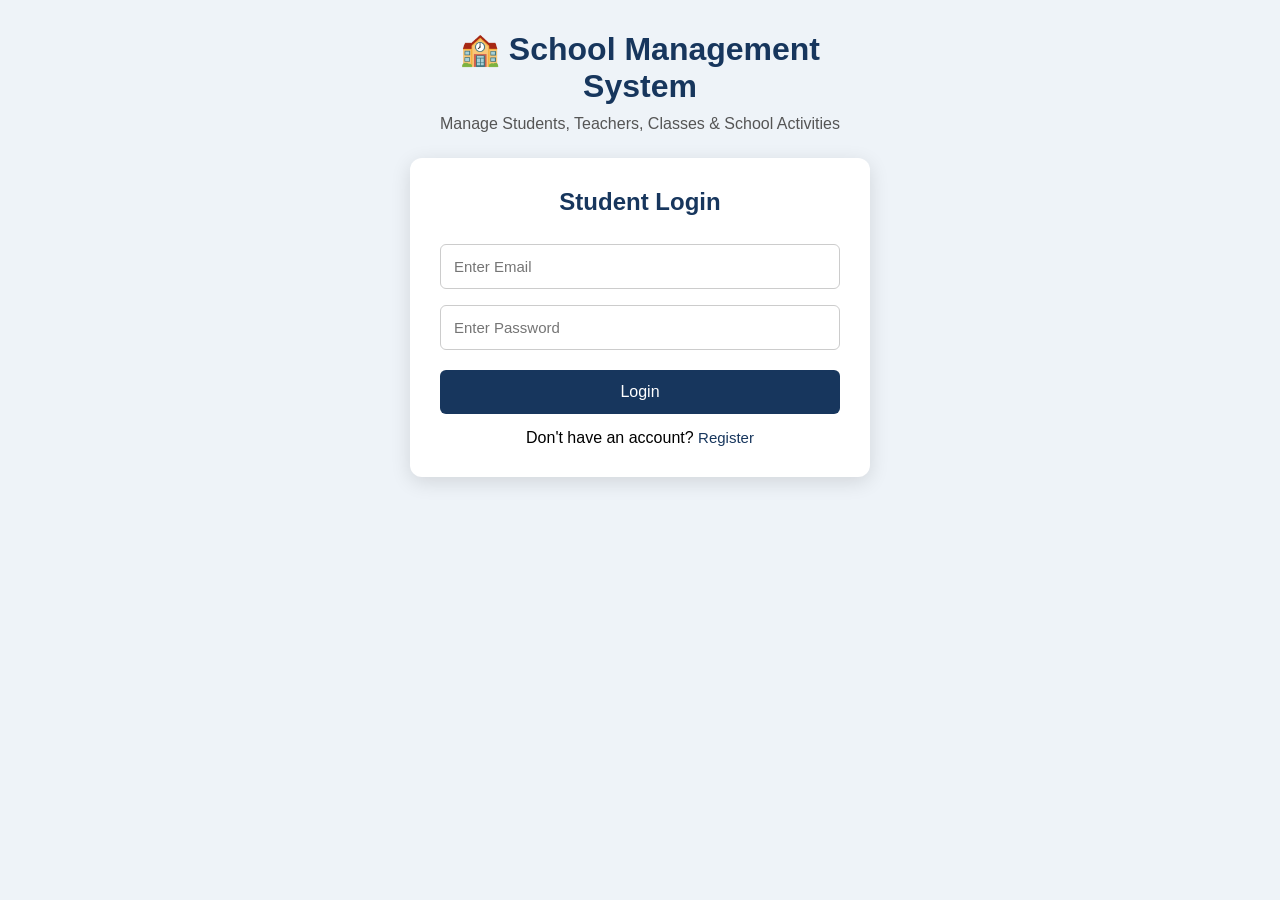
<file: index.html>
<!DOCTYPE html>
<html lang="en">
<head>
    <meta charset="UTF-8">
    <meta name="viewport" content="width=device-width, initial-scale=1.0">
    <title>School Management System</title>

    <link rel="stylesheet" href="style.css">
</head>

<body>

    <div class="container">

        <div class="welcome">
            <h1>🏫 School Management System</h1>
            <p>Manage Students, Teachers, Classes & School Activities</p>
        </div>

        <!-- LOGIN -->
        <div class="box" id="loginBox">

            <h2>Student Login</h2>

            <input type="email" id="loginEmail" placeholder="Enter Email">

            <input type="password" id="loginPassword" placeholder="Enter Password">

            <button onclick="login()">Login</button>

            <p>
                Don't have an account?
                <button class="linkBtn" onclick="showRegister()">Register</button>
            </p>

        </div>


        <!-- REGISTER -->
        <div class="box hidden" id="registerBox">

            <h2>Student Registration</h2>

            <input type="text" id="name" placeholder="Full Name">

            <input type="email" id="email" placeholder="Email">

            <input type="text" id="mobile" placeholder="Mobile Number">

            <input type="password" id="password" placeholder="Create Password">

            <input type="password" id="confirmPassword" placeholder="Confirm Password">

            <select id="className">
                <option value="">Select Class</option>
                <option>5th</option>
                <option>6th</option>
                <option>7th</option>
                <option>8th</option>
                <option>9th</option>
                <option>10th</option>
                <option>11th</option>
                <option>12th</option>
            </select>

            <select id="division">
                <option value="">Select Division</option>
                <option>A</option>
                <option>B</option>
                <option>C</option>
            </select>

            <button onclick="register()">Register</button>

            <p>
                Already have an account?
                <button class="linkBtn" onclick="showLogin()">Login</button>
            </p>

        </div>

    </div>

    <script src="script.js"></script>

</body>
</html>
</file>
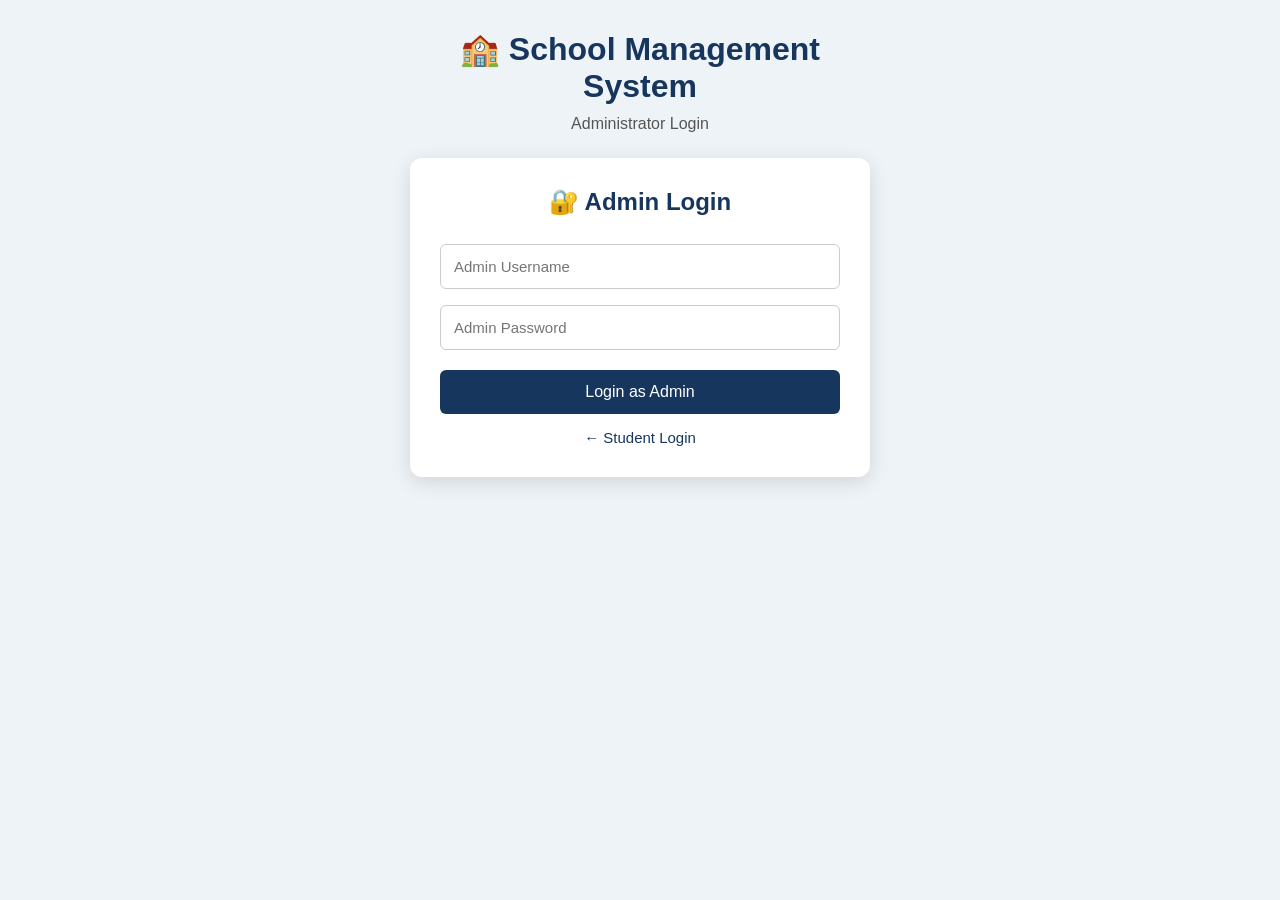
<file: admin-login.html>
<!DOCTYPE html>
<html lang="en">

<head>
    <meta charset="UTF-8">
    <meta name="viewport" content="width=device-width, initial-scale=1.0">

    <title>Admin Login</title>

    <link rel="stylesheet" href="style.css">
</head>

<body>

<div class="container">

    <div class="welcome">
        <h1>🏫 School Management System</h1>
        <p>Administrator Login</p>
    </div>

    <div class="box">

        <h2>🔐 Admin Login</h2>

        <input
            type="text"
            id="adminUsername"
            placeholder="Admin Username">

        <input
            type="password"
            id="adminPassword"
            placeholder="Admin Password">

        <button onclick="adminLogin()">
            Login as Admin
        </button>

        <p>
            <button class="linkBtn" onclick="goStudentLogin()">
                ← Student Login
            </button>
        </p>

    </div>

</div>

<script>

function adminLogin() {

    let username =
        document.getElementById("adminUsername").value;

    let password =
        document.getElementById("adminPassword").value;

    if (username === "admin" && password === "admin123") {

        alert("Admin Login Successful!");

        localStorage.setItem("adminLoggedIn", "true");

        window.location.href = "admin.html";

    } else {

        alert("Invalid Admin Username or Password.");

    }
}


function goStudentLogin() {

    window.location.href = "index.html";

}

</script>

</body>

</html>
</file>
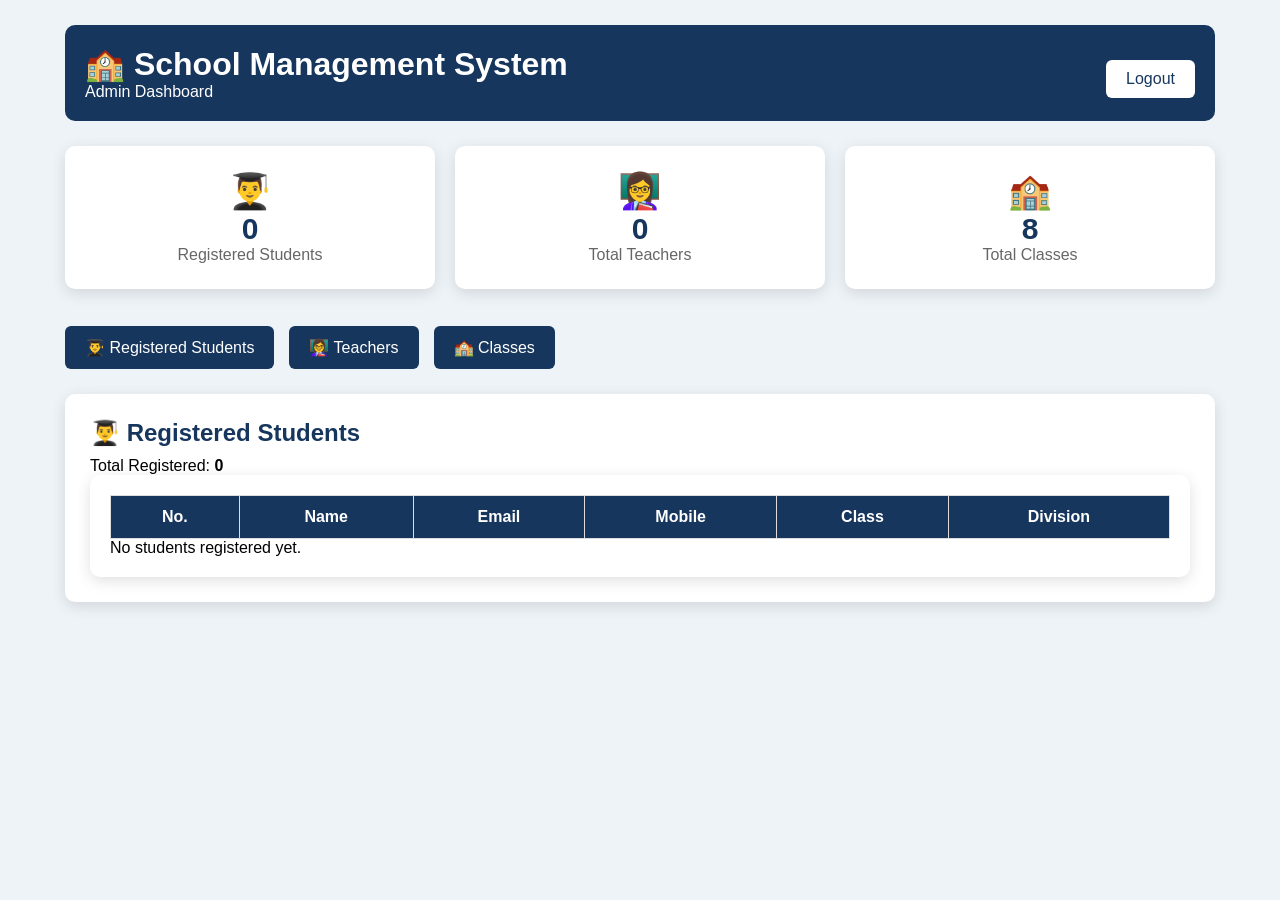
<file: admin.html>
<!DOCTYPE html>
<html lang="en">
<head>
    <meta charset="UTF-8">
    <meta name="viewport" content="width=device-width, initial-scale=1.0">

    <title>Admin Dashboard</title>

    <link rel="stylesheet" href="style.css">
</head>

<body>

<div class="admin-page">

    <header class="admin-header">
        <div>
            <h1>🏫 School Management System</h1>
            <p>Admin Dashboard</p>
        </div>

        <button onclick="logoutAdmin()">Logout</button>
    </header>


    <!-- SUMMARY CARDS -->

    <div class="summary">

        <div class="summary-card">
            <h2>👨‍🎓</h2>
            <h3 id="totalStudents">0</h3>
            <p>Registered Students</p>
        </div>

        <div class="summary-card">
            <h2>👩‍🏫</h2>
            <h3 id="totalTeachers">0</h3>
            <p>Total Teachers</p>
        </div>

        <div class="summary-card">
            <h2>🏫</h2>
            <h3>8</h3>
            <p>Total Classes</p>
        </div>

    </div>


    <!-- MENU -->

    <div class="admin-menu">

        <button onclick="showStudents()">
            👨‍🎓 Registered Students
        </button>

        <button onclick="showTeachers()">
            👩‍🏫 Teachers
        </button>

        <button onclick="window.location.href='classes.html'">
            🏫 Classes
        </button>

    </div>


    <!-- REGISTERED STUDENTS -->

    <div id="studentSection" class="admin-section">

        <h2>👨‍🎓 Registered Students</h2>

        <p>Total Registered:
            <b id="studentCount">0</b>
        </p>

        <div class="table-box">

            <table>

                <thead>
                    <tr>
                        <th>No.</th>
                        <th>Name</th>
                        <th>Email</th>
                        <th>Mobile</th>
                        <th>Class</th>
                        <th>Division</th>
                    </tr>
                </thead>

                <tbody id="registeredStudents">
                </tbody>

            </table>

            <p id="emptyMessage">
                No students registered yet.
            </p>

        </div>

    </div>


    <!-- TEACHERS -->

    <div id="teacherSection" class="admin-section hidden">

        <h2>👩‍🏫 Teacher Management</h2>

        <button class="add-btn" onclick="showTeacherForm()">
            + Add Teacher
        </button>

        <div id="teacherForm" class="student-form hidden">

            <h3>Add Teacher</h3>

            <input
                type="text"
                id="teacherName"
                placeholder="Teacher Name">

            <input
                type="email"
                id="teacherEmail"
                placeholder="Teacher Email">

            <input
                type="text"
                id="teacherSubject"
                placeholder="Subject">

            <button onclick="addTeacher()">
                Save Teacher
            </button>

        </div>

        <div class="table-box">

            <table>

                <thead>
                    <tr>
                        <th>No.</th>
                        <th>Name</th>
                        <th>Email</th>
                        <th>Subject</th>
                    </tr>
                </thead>

                <tbody id="teacherTable">
                </tbody>

            </table>

        </div>

    </div>

</div>


<script>

function getRegisteredStudents() {

    return JSON.parse(
        localStorage.getItem("students")
    ) || [];

}


function displayRegisteredStudents() {

    let students = getRegisteredStudents();

    document.getElementById("totalStudents").innerText =
        students.length;

    document.getElementById("studentCount").innerText =
        students.length;


    let table =
        document.getElementById("registeredStudents");

    table.innerHTML = "";


    document.getElementById("emptyMessage").style.display =
        students.length === 0 ? "block" : "none";


    students.forEach((student, index) => {

        let row = document.createElement("tr");

        row.innerHTML = `

            <td>${index + 1}</td>

            <td>${student.name}</td>

            <td>${student.email}</td>

            <td>${student.mobile}</td>

            <td>${student.className}</td>

            <td>${student.division}</td>

        `;

        table.appendChild(row);

    });

}


function showStudents() {

    document.getElementById("studentSection")
        .classList.remove("hidden");

    document.getElementById("teacherSection")
        .classList.add("hidden");

}


function showTeachers() {

    document.getElementById("teacherSection")
        .classList.remove("hidden");

    document.getElementById("studentSection")
        .classList.add("hidden");

    displayTeachers();

}


function showTeacherForm() {

    document.getElementById("teacherForm")
        .classList.remove("hidden");

}


function addTeacher() {

    let name =
        document.getElementById("teacherName").value;

    let email =
        document.getElementById("teacherEmail").value;

    let subject =
        document.getElementById("teacherSubject").value;


    if (name === "" || email === "" || subject === "") {

        alert("Please fill all fields.");

        return;

    }


    let teachers =
        JSON.parse(localStorage.getItem("teachers")) || [];


    teachers.push({

        name: name,
        email: email,
        subject: subject

    });


    localStorage.setItem(
        "teachers",
        JSON.stringify(teachers)
    );


    alert("Teacher added successfully!");


    document.getElementById("teacherName").value = "";
    document.getElementById("teacherEmail").value = "";
    document.getElementById("teacherSubject").value = "";


    document.getElementById("teacherForm")
        .classList.add("hidden");


    displayTeachers();

}


function displayTeachers() {

    let teachers =
        JSON.parse(localStorage.getItem("teachers")) || [];


    document.getElementById("totalTeachers").innerText =
        teachers.length;


    let table =
        document.getElementById("teacherTable");

    table.innerHTML = "";


    teachers.forEach((teacher, index) => {

        let row = document.createElement("tr");

        row.innerHTML = `

            <td>${index + 1}</td>

            <td>${teacher.name}</td>

            <td>${teacher.email}</td>

            <td>${teacher.subject}</td>

        `;

        table.appendChild(row);

    });

}


function logoutAdmin() {

    window.location.href = "index.html";

}


displayRegisteredStudents();

displayTeachers();

</script>

</body>
</html>
</file>
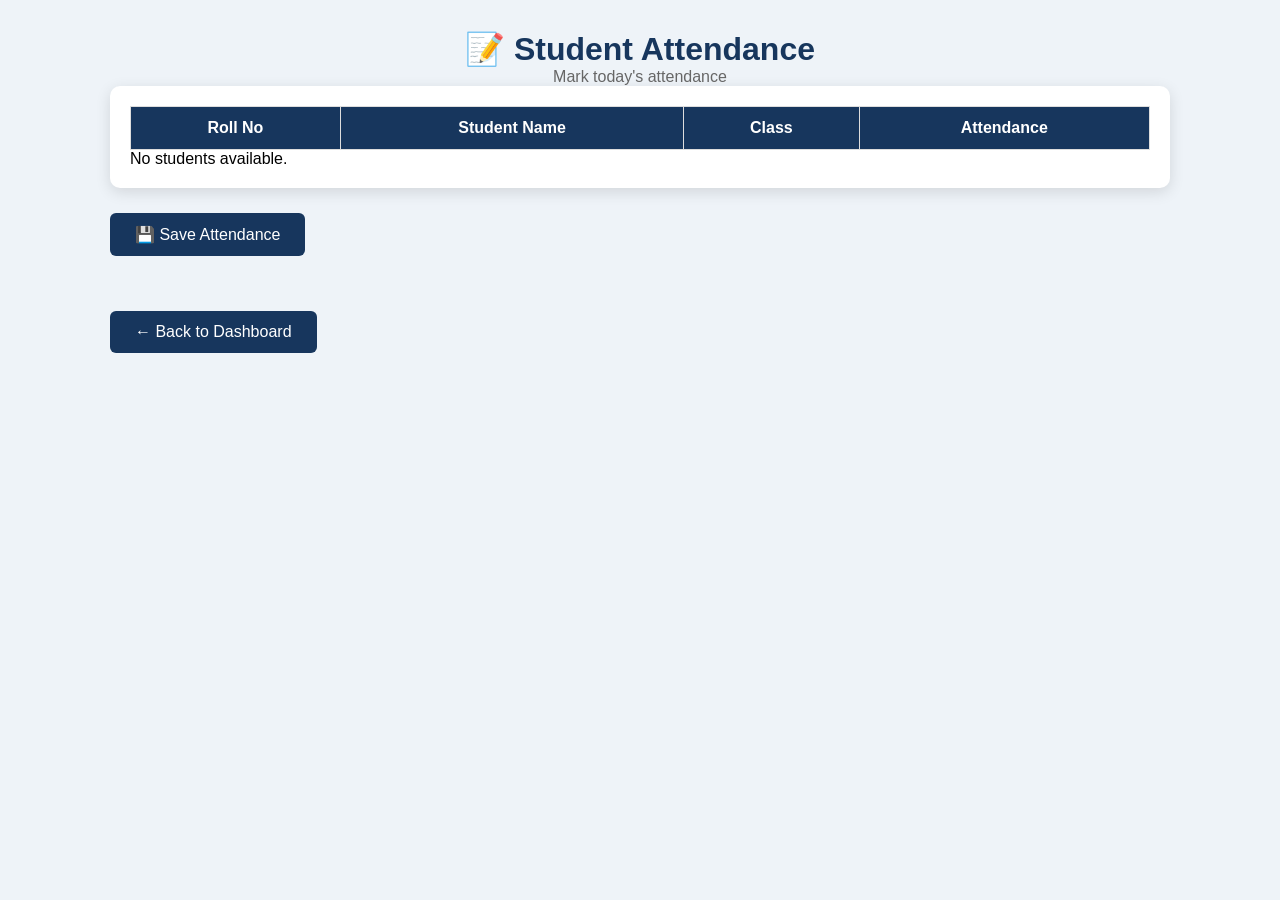
<file: attendance.html>
<!DOCTYPE html>
<html lang="en">

<head>
    <meta charset="UTF-8">
    <meta name="viewport" content="width=device-width, initial-scale=1.0">

    <title>Student Attendance</title>

    <link rel="stylesheet" href="style.css">
</head>

<body>

<div class="students-page">

    <h1>📝 Student Attendance</h1>

    <p>Mark today's attendance</p>

    <div class="table-box">

        <table>

            <thead>

                <tr>
                    <th>Roll No</th>
                    <th>Student Name</th>
                    <th>Class</th>
                    <th>Attendance</th>
                </tr>

            </thead>

            <tbody id="attendanceTable">
            </tbody>

        </table>

        <p id="noStudents">
            No students available.
        </p>

    </div>

    <button class="add-btn" onclick="saveAttendance()">
        💾 Save Attendance
    </button>

    <br>

    <button class="back-btn" onclick="goDashboard()">
        ← Back to Dashboard
    </button>

</div>


<script>

let students =
    JSON.parse(localStorage.getItem("students")) || [];

let table =
    document.getElementById("attendanceTable");

let noStudents =
    document.getElementById("noStudents");


if (students.length === 0) {

    noStudents.style.display = "block";

} else {

    noStudents.style.display = "none";

    students.forEach((student, index) => {

        let row = document.createElement("tr");

        row.innerHTML = `

            <td>${student.roll || index + 1}</td>

            <td>${student.name}</td>

            <td>${student.className}</td>

            <td>

                <select class="attendance">

                    <option value="Present">
                        Present
                    </option>

                    <option value="Absent">
                        Absent
                    </option>

                </select>

            </td>

        `;

        table.appendChild(row);

    });

}


function saveAttendance() {

    let attendance =
        document.querySelectorAll(".attendance");

    let records = [];

    students.forEach((student, index) => {

        records.push({

            name: student.name,

            roll: student.roll,

            className: student.className,

            status: attendance[index].value,

            date: new Date().toLocaleDateString()

        });

    });


    localStorage.setItem(
        "attendance",
        JSON.stringify(records)
    );


    alert("Attendance saved successfully!");

}


function goDashboard() {

    window.location.href = "dashboard.html";

}

</script>

</body>

</html>
</file>
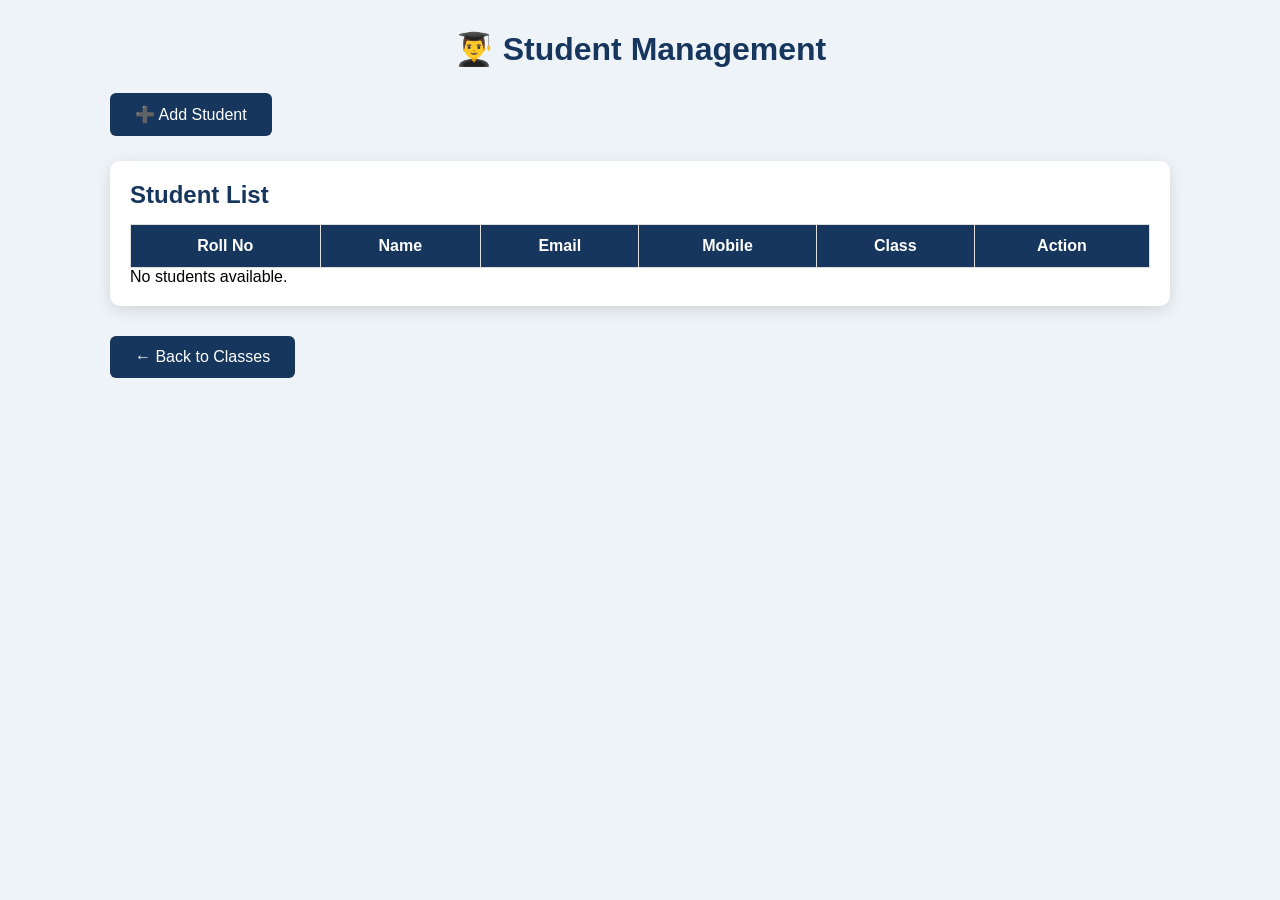
<file: class-students.html>
<!DOCTYPE html>
<html lang="en">

<head>
    <meta charset="UTF-8">
    <meta name="viewport" content="width=device-width, initial-scale=1.0">

    <title>Students</title>

    <link rel="stylesheet" href="style.css">
</head>

<body>

<div class="students-page">

    <h1>👨‍🎓 Student Management</h1>

    <p id="classTitle"></p>


    <!-- Add Student Button -->

    <button class="add-btn" onclick="showForm()">
        ➕ Add Student
    </button>


    <!-- Student Form -->

    <div id="studentForm" class="student-form hidden">

        <h2>Add New Student</h2>

        <input type="text" id="name" placeholder="Student Name">

        <input type="text" id="roll" placeholder="Roll Number">

        <input type="email" id="email" placeholder="Email">

        <input type="text" id="mobile" placeholder="Mobile Number">

        <select id="gender">

            <option value="">Select Gender</option>

            <option>Male</option>

            <option>Female</option>

            <option>Other</option>

        </select>


        <input type="date" id="dob">


        <input type="text" id="parent" placeholder="Parent Name">


        <input type="text" id="address" placeholder="Address">


        <button onclick="addStudent()">
            Save Student
        </button>


        <button class="cancel-btn" onclick="hideForm()">
            Cancel
        </button>

    </div>


    <!-- Student Table -->

    <div class="table-box">

        <h2>Student List</h2>

        <table>

            <thead>

                <tr>

                    <th>Roll No</th>

                    <th>Name</th>

                    <th>Email</th>

                    <th>Mobile</th>

                    <th>Class</th>

                    <th>Action</th>

                </tr>

            </thead>


            <tbody id="studentTable">

            </tbody>

        </table>


        <p id="noStudents">
            No students available.
        </p>

    </div>


    <button class="back-btn" onclick="goBack()">
        ← Back to Classes
    </button>

</div>


<script>

// Selected Class

let selectedClass =
    localStorage.getItem("selectedClass");


// Show class name

document.getElementById("classTitle").innerText =
    "Class: " + (selectedClass || "All Students");


// Backend URL

const API_URL =
    "http://localhost:5000/api/students";


// Show form

function showForm() {

    document
        .getElementById("studentForm")
        .classList
        .remove("hidden");

}


// Hide form

function hideForm() {

    document
        .getElementById("studentForm")
        .classList
        .add("hidden");

}


// Add Student

async function addStudent() {

    let name =
        document.getElementById("name").value;

    let roll =
        document.getElementById("roll").value;

    let email =
        document.getElementById("email").value;

    let mobile =
        document.getElementById("mobile").value;

    let gender =
        document.getElementById("gender").value;

    let dob =
        document.getElementById("dob").value;

    let parent =
        document.getElementById("parent").value;

    let address =
        document.getElementById("address").value;


    if (
        name === "" ||
        roll === "" ||
        email === ""
    ) {

        alert("Please fill required details.");

        return;

    }


    let student = {

        name: name,

        roll: roll,

        email: email,

        mobile: mobile,

        gender: gender,

        dob: dob,
</file>
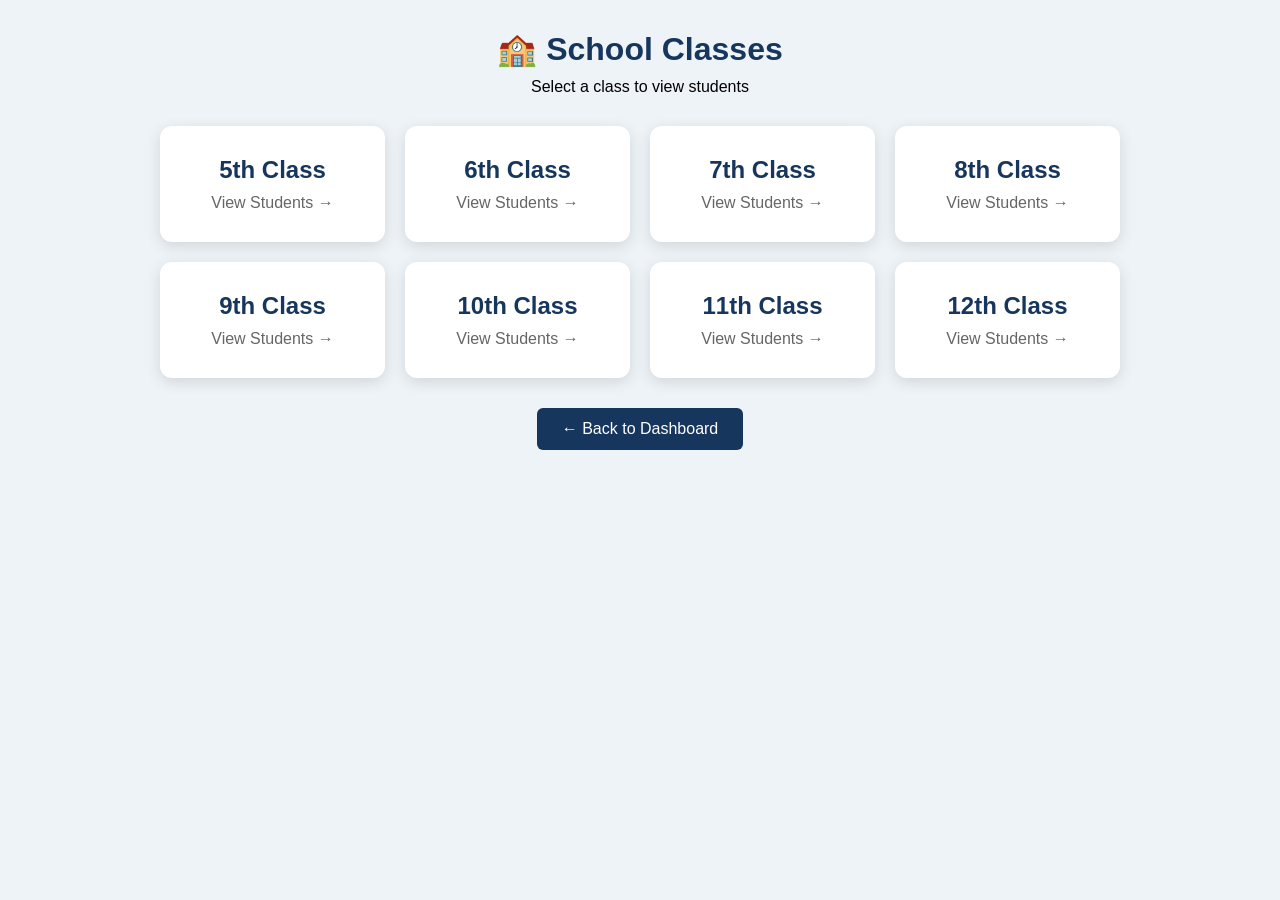
<file: classes.html>
<!DOCTYPE html>
<html lang="en">
<head>
    <meta charset="UTF-8">
    <meta name="viewport" content="width=device-width, initial-scale=1.0">

    <title>School Classes</title>

    <link rel="stylesheet" href="style.css">
</head>

<body>

<div class="classes-page">

    <h1>🏫 School Classes</h1>

    <p>Select a class to view students</p>

    <div class="class-grid">

        <div class="class-card" onclick="openClass('5th')">
            <h2>5th Class</h2>
            <p>View Students →</p>
        </div>

        <div class="class-card" onclick="openClass('6th')">
            <h2>6th Class</h2>
            <p>View Students →</p>
        </div>

        <div class="class-card" onclick="openClass('7th')">
            <h2>7th Class</h2>
            <p>View Students →</p>
        </div>

        <div class="class-card" onclick="openClass('8th')">
            <h2>8th Class</h2>
            <p>View Students →</p>
        </div>

        <div class="class-card" onclick="openClass('9th')">
            <h2>9th Class</h2>
            <p>View Students →</p>
        </div>

        <div class="class-card" onclick="openClass('10th')">
            <h2>10th Class</h2>
            <p>View Students →</p>
        </div>

        <div class="class-card" onclick="openClass('11th')">
            <h2>11th Class</h2>
            <p>View Students →</p>
        </div>

        <div class="class-card" onclick="openClass('12th')">
            <h2>12th Class</h2>
            <p>View Students →</p>
        </div>

    </div>

    <button class="back-btn" onclick="goBack()">← Back to Dashboard</button>

</div>

<script>

function openClass(className) {

    localStorage.setItem("selectedClass", className);

    window.location.href = "class-students.html";
}

function goBack() {

    window.location.href = "dashboard.html";
}

</script>

</body>
</html>
</file>
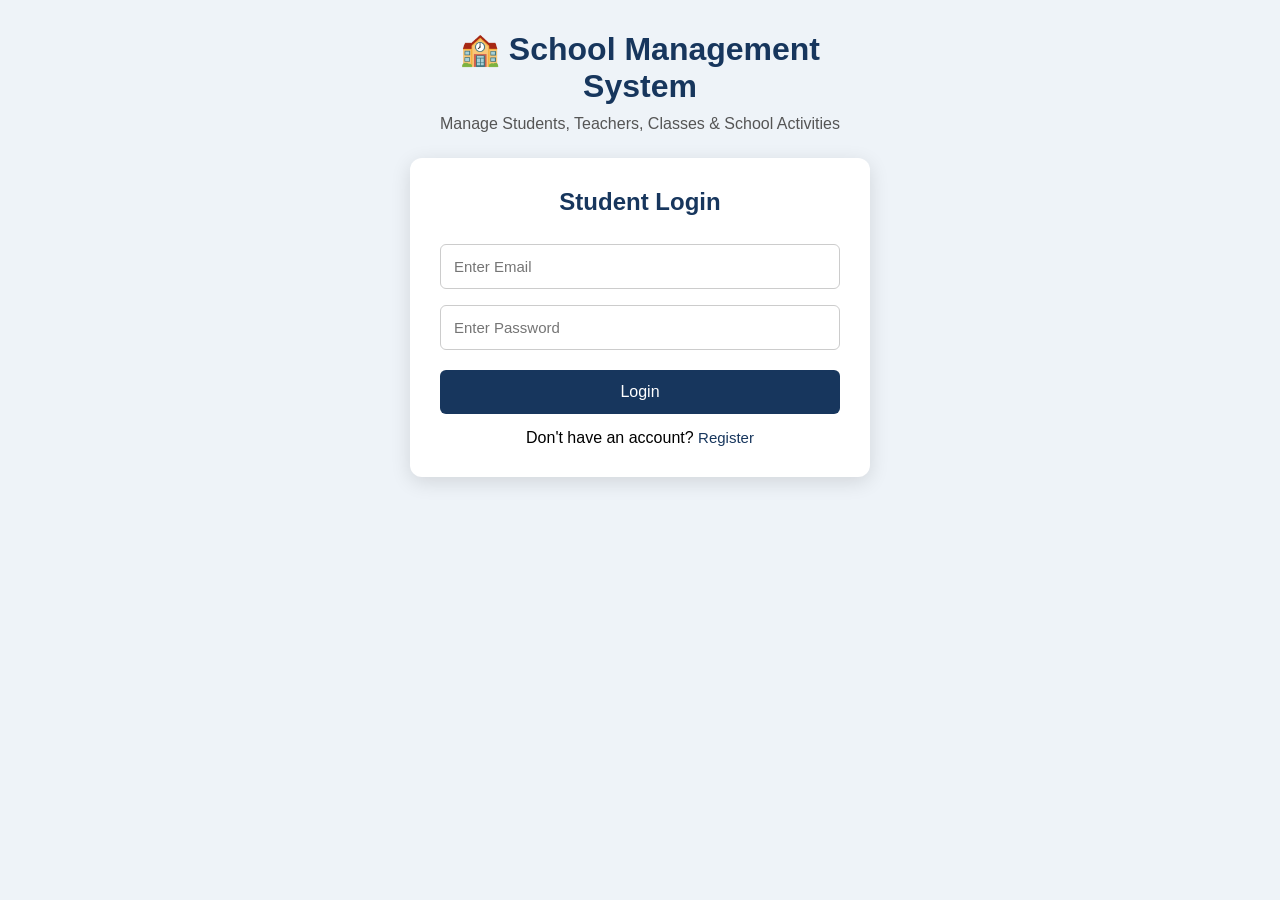
<file: dashboard.html>
<!DOCTYPE html>
<html lang="en">
<head>
    <meta charset="UTF-8">
    <meta name="viewport" content="width=device-width, initial-scale=1.0">

    <title>School Management System</title>

    <link rel="stylesheet" href="style.css">
</head>

<body>

<div class="dashboard">

    <!-- Header -->
    <header>
        <div>
            <h1>🏫 School Management System</h1>
            <p>Welcome, <span id="studentName"></span></p>
        </div>

        <button onclick="logout()">Logout</button>
    </header>


    <!-- Welcome -->
    <div class="welcome-box">
        <h2>Welcome to Student Dashboard 👋</h2>
        <p>Manage your school information easily.</p>
    </div>


    <!-- Dashboard Cards -->
    <div class="cards">

        <!-- Classes -->
        <div class="card" onclick="openClasses()">
            <h2>📚</h2>
            <h3>Classes</h3>
            <p>View Classes</p>
        </div>


        <!-- Students -->
        <div class="card" onclick="openStudents()">
            <h2>👨‍🎓</h2>
            <h3>Students</h3>
            <p>Manage Students</p>
        </div>


        <!-- Teachers -->
        <div class="card" onclick="openTeachers()">
            <h2>👩‍🏫</h2>
            <h3>Teachers</h3>
            <p>View Teachers</p>
        </div>


        <!-- Attendance -->
        <div class="card" onclick="openAttendance()">
            <h2>📝</h2>
            <h3>Attendance</h3>
            <p>Mark Attendance</p>
        </div>


        <!-- Fees -->
        <div class="card" onclick="openFees()">
            <h2>💰</h2>
            <h3>Fees</h3>
            <p>Manage Fees</p>
        </div>


        <!-- Notices -->
        <div class="card" onclick="openNotices()">
            <h2>📢</h2>
            <h3>Notices</h3>
            <p>View Notices</p>
        </div>

    </div>

</div>


<script>

    // Show logged-in student name
    let student = JSON.parse(localStorage.getItem("student"));

    if (!student) {
        window.location.href = "index.html";
    } else {
        document.getElementById("studentName").innerText = student.name;
    }


    // Classes
    function openClasses() {
        window.location.href = "classes.html";
    }


    // Students
    function openStudents() {
        window.location.href = "class-students.html";
    }


    // Teachers
    function openTeachers() {
        window.location.href="teachers.html";
    }


    // Attendance
    function openAttendance() {
        window.location.href = "attendance.html";
    }


    // Fees
    function openFees() {
        window.location.href="fees.html";
    }


    // Notices
    function openNotices() {
        window.location.href="notices.html";
    }


    // Logout
    function logout() {
        localStorage.removeItem("student");
        window.location.href = "index.html";
    }

</script>

</body>
</html>
</file>
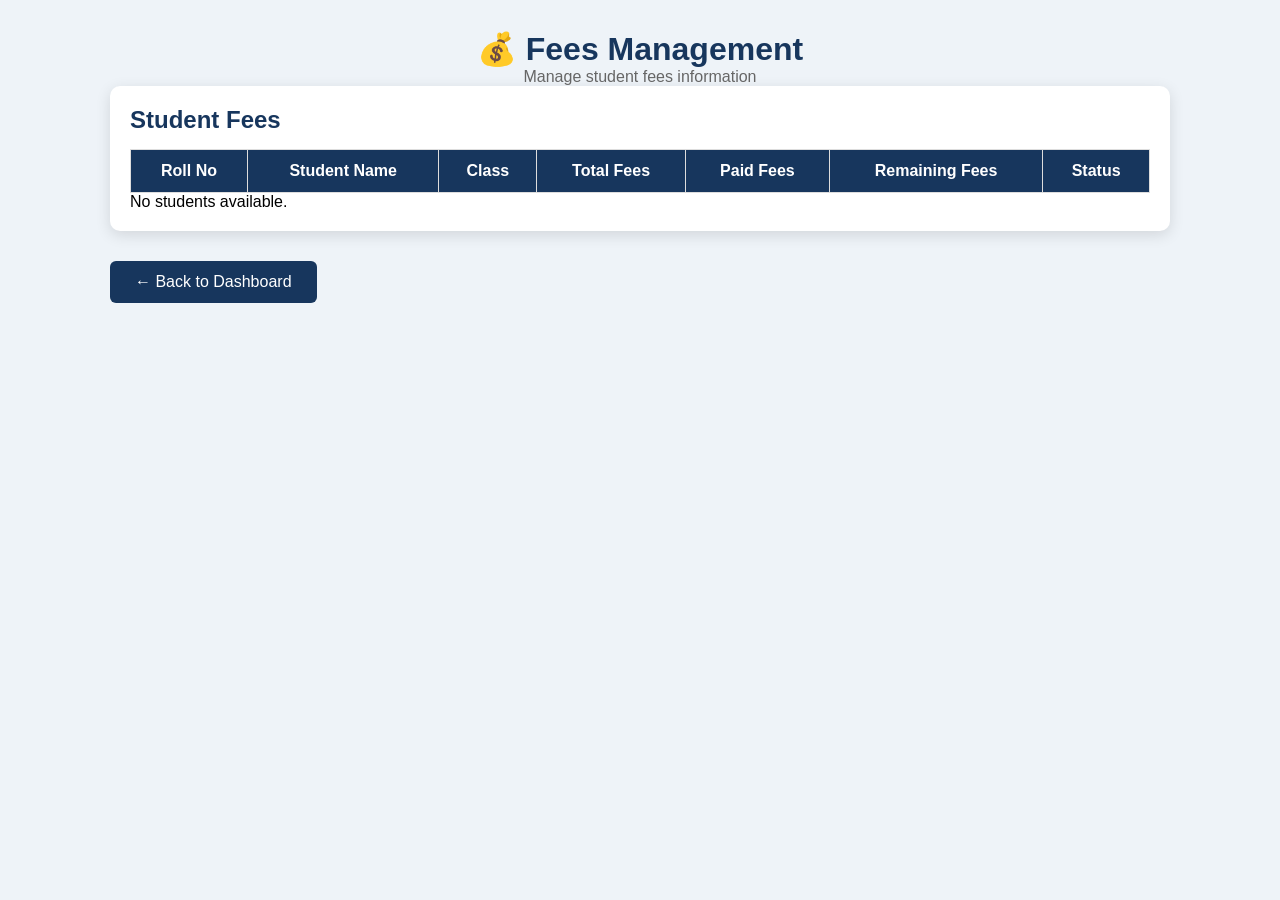
<file: fees.html>
<!DOCTYPE html>
<html lang="en">
<head>
    <meta charset="UTF-8">
    <meta name="viewport" content="width=device-width, initial-scale=1.0">
    <title>Fees Management</title>
    <link rel="stylesheet" href="style.css">
</head>

<body>

<div class="students-page">

    <h1>💰 Fees Management</h1>
    <p>Manage student fees information</p>

    <div class="table-box">

        <h2>Student Fees</h2>

        <table>
            <thead>
                <tr>
                    <th>Roll No</th>
                    <th>Student Name</th>
                    <th>Class</th>
                    <th>Total Fees</th>
                    <th>Paid Fees</th>
                    <th>Remaining Fees</th>
                    <th>Status</th>
                </tr>
            </thead>

            <tbody id="feesTable"></tbody>
        </table>

        <p id="noStudents">No students available.</p>

    </div>

    <button class="back-btn" onclick="goDashboard()">
        ← Back to Dashboard
    </button>

</div>


<script>

let students = JSON.parse(localStorage.getItem("students")) || [];

let table = document.getElementById("feesTable");

let noStudents = document.getElementById("noStudents");


if (students.length === 0) {

    noStudents.style.display = "block";

} else {

    noStudents.style.display = "none";

    students.forEach((student, index) => {

        let totalFees = 10000;
        let paidFees = 5000;
        let remainingFees = totalFees - paidFees;

        let status = remainingFees === 0 ? "Paid" : "Pending";

        let row = document.createElement("tr");

        row.innerHTML = `
            <td>${student.roll || index + 1}</td>
            <td>${student.name}</td>
            <td>${student.className}</td>
            <td>₹${totalFees}</td>
            <td>₹${paidFees}</td>
            <td>₹${remainingFees}</td>
            <td>${status}</td>
        `;

        table.appendChild(row);

    });
}


function goDashboard() {

    window.location.href = "dashboard.html";

}

</script>

</body>
</html>
</file>
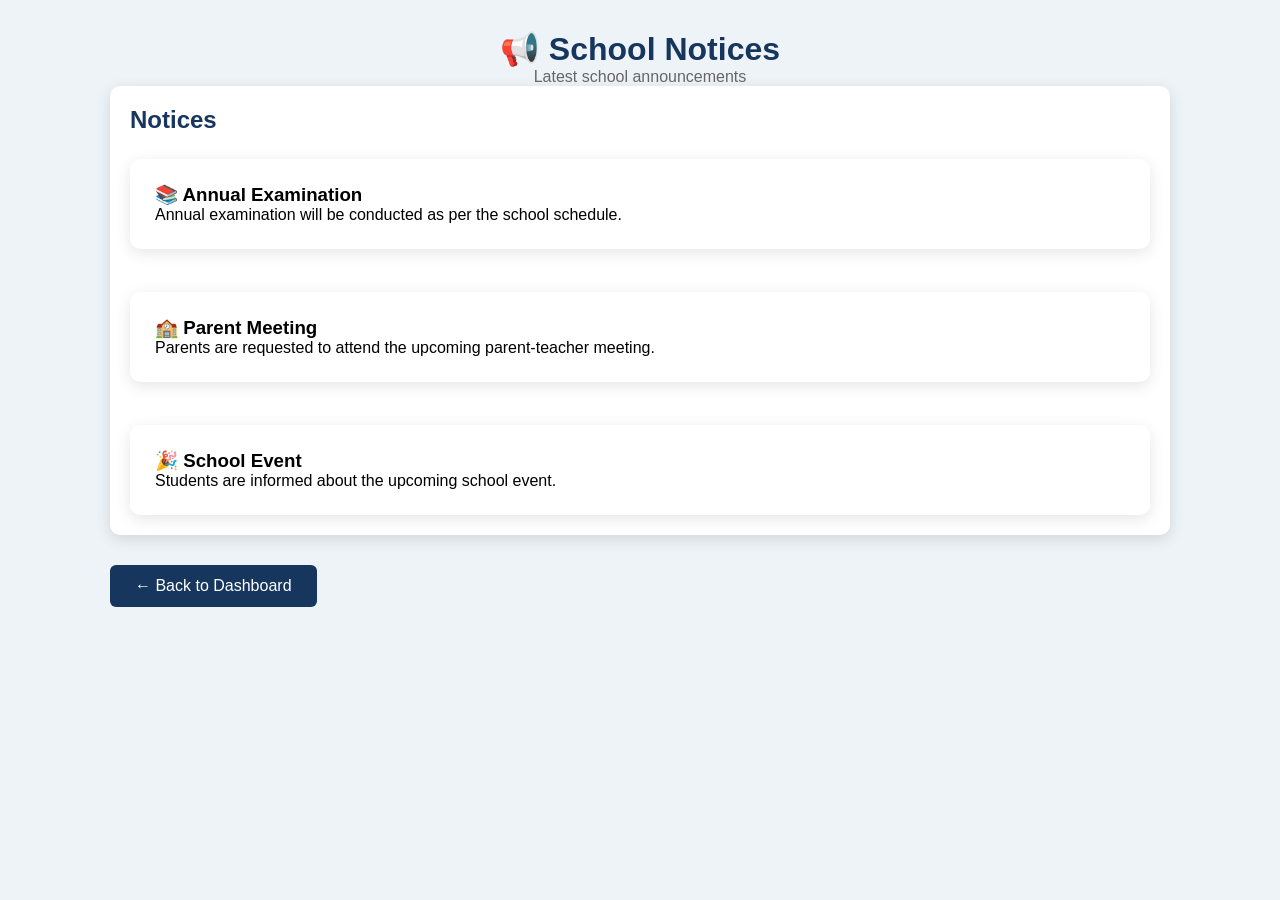
<file: notices.html>
<!DOCTYPE html>
<html lang="en">
<head>
    <meta charset="UTF-8">
    <meta name="viewport" content="width=device-width, initial-scale=1.0">
    <title>School Notices</title>
    <link rel="stylesheet" href="style.css">
</head>

<body>

<div class="students-page">

    <h1>📢 School Notices</h1>
    <p>Latest school announcements</p>

    <div class="table-box">

        <h2>Notices</h2>

        <div class="welcome-box">
            <h3>📚 Annual Examination</h3>
            <p>Annual examination will be conducted as per the school schedule.</p>
        </div>

        <br>

        <div class="welcome-box">
            <h3>🏫 Parent Meeting</h3>
            <p>Parents are requested to attend the upcoming parent-teacher meeting.</p>
        </div>

        <br>

        <div class="welcome-box">
            <h3>🎉 School Event</h3>
            <p>Students are informed about the upcoming school event.</p>
        </div>

    </div>

    <button class="back-btn" onclick="goDashboard()">
        ← Back to Dashboard
    </button>

</div>

<script>
function goDashboard() {
    window.location.href = "dashboard.html";
}
</script>

</body>
</html>
</file>
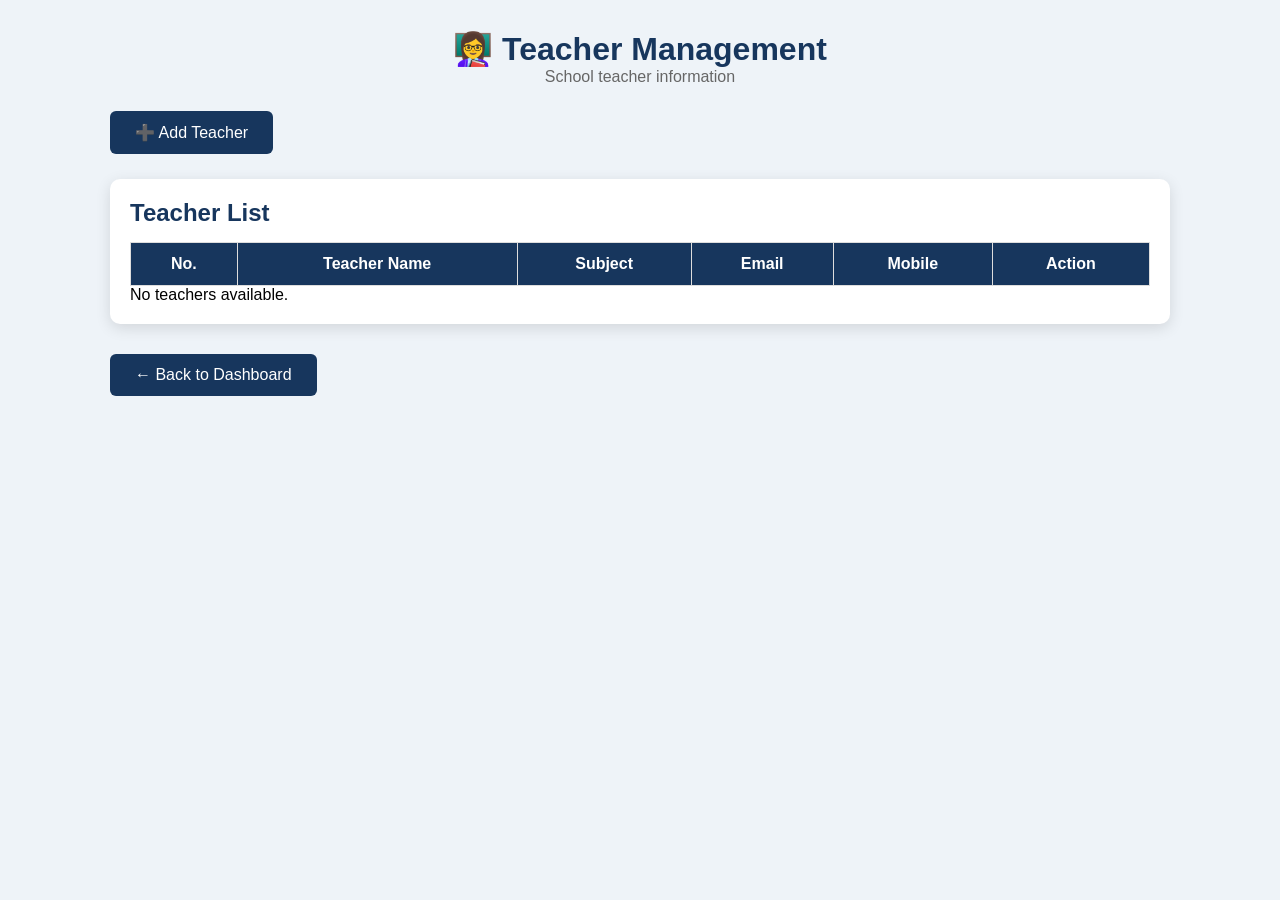
<file: teachers.html>
<!DOCTYPE html>
<html lang="en">
<head>
    <meta charset="UTF-8">
    <meta name="viewport" content="width=device-width, initial-scale=1.0">
    <title>Teacher Management</title>
    <link rel="stylesheet" href="style.css">
</head>

<body>

<div class="students-page">

    <h1>👩‍🏫 Teacher Management</h1>
    <p>School teacher information</p>

    <button class="add-btn" onclick="showTeacherForm()">
        ➕ Add Teacher
    </button>

    <!-- Add Teacher Form -->
    <div id="teacherForm" class="student-form hidden">

        <h2>Add New Teacher</h2>

        <input type="text" id="teacherName" placeholder="Teacher Name">

        <input type="text" id="subject" placeholder="Subject">

        <input type="email" id="teacherEmail" placeholder="Email">

        <input type="text" id="teacherMobile" placeholder="Mobile Number">

        <button onclick="addTeacher()">Save Teacher</button>

        <button class="cancel-btn" onclick="hideTeacherForm()">
            Cancel
        </button>

    </div>


    <!-- Teacher List -->
    <div class="table-box">

        <h2>Teacher List</h2>

        <table>

            <thead>
                <tr>
                    <th>No.</th>
                    <th>Teacher Name</th>
                    <th>Subject</th>
                    <th>Email</th>
                    <th>Mobile</th>
                    <th>Action</th>
                </tr>
            </thead>

            <tbody id="teacherTable"></tbody>

        </table>

        <p id="noTeachers">No teachers available.</p>

    </div>


    <button class="back-btn" onclick="goDashboard()">
        ← Back to Dashboard
    </button>

</div>


<script>

let teachers = JSON.parse(localStorage.getItem("teachers")) || [];

displayTeachers();


function showTeacherForm() {
    document.getElementById("teacherForm").classList.remove("hidden");
}


function hideTeacherForm() {
    document.getElementById("teacherForm").classList.add("hidden");
}


function addTeacher() {

    let name = document.getElementById("teacherName").value;
    let subject = document.getElementById("subject").value;
    let email = document.getElementById("teacherEmail").value;
    let mobile = document.getElementById("teacherMobile").value;

    if (name === "" || subject === "" || email === "" || mobile === "") {
        alert("Please fill all details.");
        return;
    }

    let teacher = {
        name: name,
        subject: subject,
        email: email,
        mobile: mobile
    };

    teachers.push(teacher);

    localStorage.setItem("teachers", JSON.stringify(teachers));

    alert("Teacher added successfully!");

    document.getElementById("teacherName").value = "";
    document.getElementById("subject").value = "";
    document.getElementById("teacherEmail").value = "";
    document.getElementById("teacherMobile").value = "";

    hideTeacherForm();

    displayTeachers();
}


function displayTeachers() {

    let table = document.getElementById("teacherTable");
    let noTeachers = document.getElementById("noTeachers");

    table.innerHTML = "";

    if (teachers.length === 0) {

        noTeachers.style.display = "block";

    } else {

        noTeachers.style.display = "none";

        teachers.forEach((teacher, index) => {

            let row = document.createElement("tr");

            row.innerHTML = `
                <td>${index + 1}</td>
                <td>${teacher.name}</td>
                <td>${teacher.subject}</td>
                <td>${teacher.email}</td>
                <td>${
</file>
<file: style.css>
* {
    box-sizing: border-box;
    margin: 0;
    padding: 0;
}

body {
    font-family: Arial, sans-serif;
    background: #eef3f8;
    min-height: 100vh;
}

.container {
    width: 100%;
    max-width: 500px;
    margin: auto;
    padding: 30px 20px;
}

.welcome {
    text-align: center;
    margin-bottom: 25px;
}

.welcome h1 {
    color: #17365d;
    margin-bottom: 10px;
}

.welcome p {
    color: #555;
}

.box {
    background: white;
    padding: 30px;
    border-radius: 12px;
    box-shadow: 0 5px 20px rgba(0,0,0,0.12);
}

.box h2 {
    text-align: center;
    margin-bottom: 20px;
    color: #17365d;
}

input,
select {
    width: 100%;
    padding: 13px;
    margin: 8px 0;
    border: 1px solid #ccc;
    border-radius: 6px;
    font-size: 15px;
}

button {
    width: 100%;
    padding: 13px;
    margin-top: 12px;
    border: none;
    border-radius: 6px;
    background: #17365d;
    color: white;
    font-size: 16px;
    cursor: pointer;
}

button:hover {
    opacity: 0.9;
}

.box p {
    text-align: center;
    margin-top: 15px;
}

.linkBtn {
    width: auto;
    padding: 0;
    margin: 0;
    background: none;
    color: #17365d;
    font-size: 15px;
}

.hidden {
    display: none;
}
.dashboard {
    max-width: 1100px;
    margin: auto;
    padding: 25px;
}

.dashboard header {
    background: #17365d;
    color: white;
    padding: 20px;
    border-radius: 10px;
    display: flex;
    justify-content: space-between;
    align-items: center;
}

.dashboard header button {
    width: auto;
    background: white;
    color: #17365d;
    padding: 10px 20px;
}

.welcome-box {
    background: white;
    margin-top: 25px;
    padding: 25px;
    border-radius: 10px;
    box-shadow: 0 4px 15px rgba(0,0,0,0.1);
}

.cards {
    display: grid;
    grid-template-columns: repeat(3, 1fr);
    gap: 20px;
    margin-top: 25px;
}

.card {
    background: white;
    padding: 25px;
    text-align: center;
    border-radius: 10px;
    box-shadow: 0 4px 15px rgba(0,0,0,0.1);
    cursor: pointer;
}

.card:hover {
    transform: translateY(-3px);
}

.card h2 {
    font-size: 35px;
}

.card h3 {
    color: #17365d;
    margin: 10px;
}

@media (max-width: 700px) {

    .cards {
        grid-template-columns: 1fr;
    }

    .dashboard header {
        flex-direction: column;
        gap: 10px;
    }

}
.classes-page {
    max-width: 1000px;
    margin: auto;
    padding: 30px 20px;
    text-align: center;
}

.classes-page h1 {
    color: #17365d;
    margin-bottom: 10px;
}

.class-grid {
    display: grid;
    grid-template-columns: repeat(4, 1fr);
    gap: 20px;
    margin-top: 30px;
}

.class-card {
    background: white;
    padding: 30px 15px;
    border-radius: 12px;
    box-shadow: 0 4px 15px rgba(0,0,0,0.12);
    cursor: pointer;
    transition: 0.3s;
}

.class-card:hover {
    transform: translateY(-5px);
}

.class-card h2 {
    color: #17365d;
}

.class-card p {
    color: #666;
    margin-top: 10px;
}

.back-btn {
    width: auto;
    padding: 12px 25px;
    margin-top: 30px;
}

@media (max-width: 700px) {

    .class-grid {
        grid-template-columns: repeat(2, 1fr);
    }

}

@media (max-width: 450px) {

    .class-grid {
        grid-template-columns: 1fr;
    }

}
.students-page {
    max-width: 1100px;
    margin: auto;
    padding: 30px 20px;
}

.students-page h1 {
    color: #17365d;
    text-align: center;
}

.students-page > p {
    text-align: center;
    color: #666;
}

.add-btn {
    width: auto;
    padding: 12px 25px;
    margin: 25px 0;
}

.student-form {
    background: white;
    padding: 25px;
    border-radius: 10px;
    box-shadow: 0 4px 15px rgba(0,0,0,0.12);
    margin-bottom: 25px;
}

.student-form h2 {
    color: #17365d;
    margin-bottom: 15px;
}

.cancel-btn {
    background: #777;
}

.table-box {
    background: white;
    padding: 20px;
    border-radius: 10px;
    box-shadow: 0 4px 15px rgba(0,0,0,0.12);
    overflow-x: auto;
}

.table-box h2 {
    color: #17365d;
    margin-bottom: 15px;
}

table {
    width: 100%;
    border-collapse: collapse;
}

th,
td {
    border: 1px solid #ddd;
    padding: 12px;
    text-align: center;
}

th {
    background: #17365d;
    color: white;
}

.delete-btn {
    background: #c0392b;
    padding: 7px 12px;
    width: auto;
    margin: 0;
}

@media (max-width: 700px) {

    .students-page {
        padding: 20px 10px;
    }

    th,
    td {
        font-size: 13px;
        padding: 8px;
    }

}
.admin-page {
    max-width: 1200px;
    margin: auto;
    padding: 25px;
}

.admin-header {
    background: #17365d;
    color: white;
    padding: 20px;
    border-radius: 10px;
    display: flex;
    justify-content: space-between;
    align-items: center;
}

.admin-header button {
    width: auto;
    background: white;
    color: #17365d;
    padding: 10px 20px;
}

.summary {
    display: grid;
    grid-template-columns: repeat(3, 1fr);
    gap: 20px;
    margin-top: 25px;
}

.summary-card {
    background: white;
    padding: 25px;
    text-align: center;
    border-radius: 10px;
    box-shadow: 0 4px 15px rgba(0,0,0,0.12);
}

.summary-card h2 {
    font-size: 35px;
}

.summary-card h3 {
    font-size: 30px;
    color: #17365d;
}

.summary-card p {
    color: #666;
}

.admin-menu {
    display: flex;
    gap: 15px;
    margin: 25px 0;
}

.admin-menu button {
    width: auto;
    padding: 12px 20px;
}

.admin-section {
    background: white;
    padding: 25px;
    border-radius: 10px;
    box-shadow: 0 4px 15px rgba(0,0,0,0.12);
}

.admin-section h2 {
    color: #17365d;
    margin-bottom: 10px;
}

@media (max-width: 700px) {

    .summary {
        grid-template-columns: 1fr;
    }

    .admin-menu {
        flex-direction: column;
    }

    .admin-menu button {
        width: 100%;
    }

    .admin-header {
        flex-direction: column;
        gap: 15px;
        text-align: center;
    }

}
</file>
